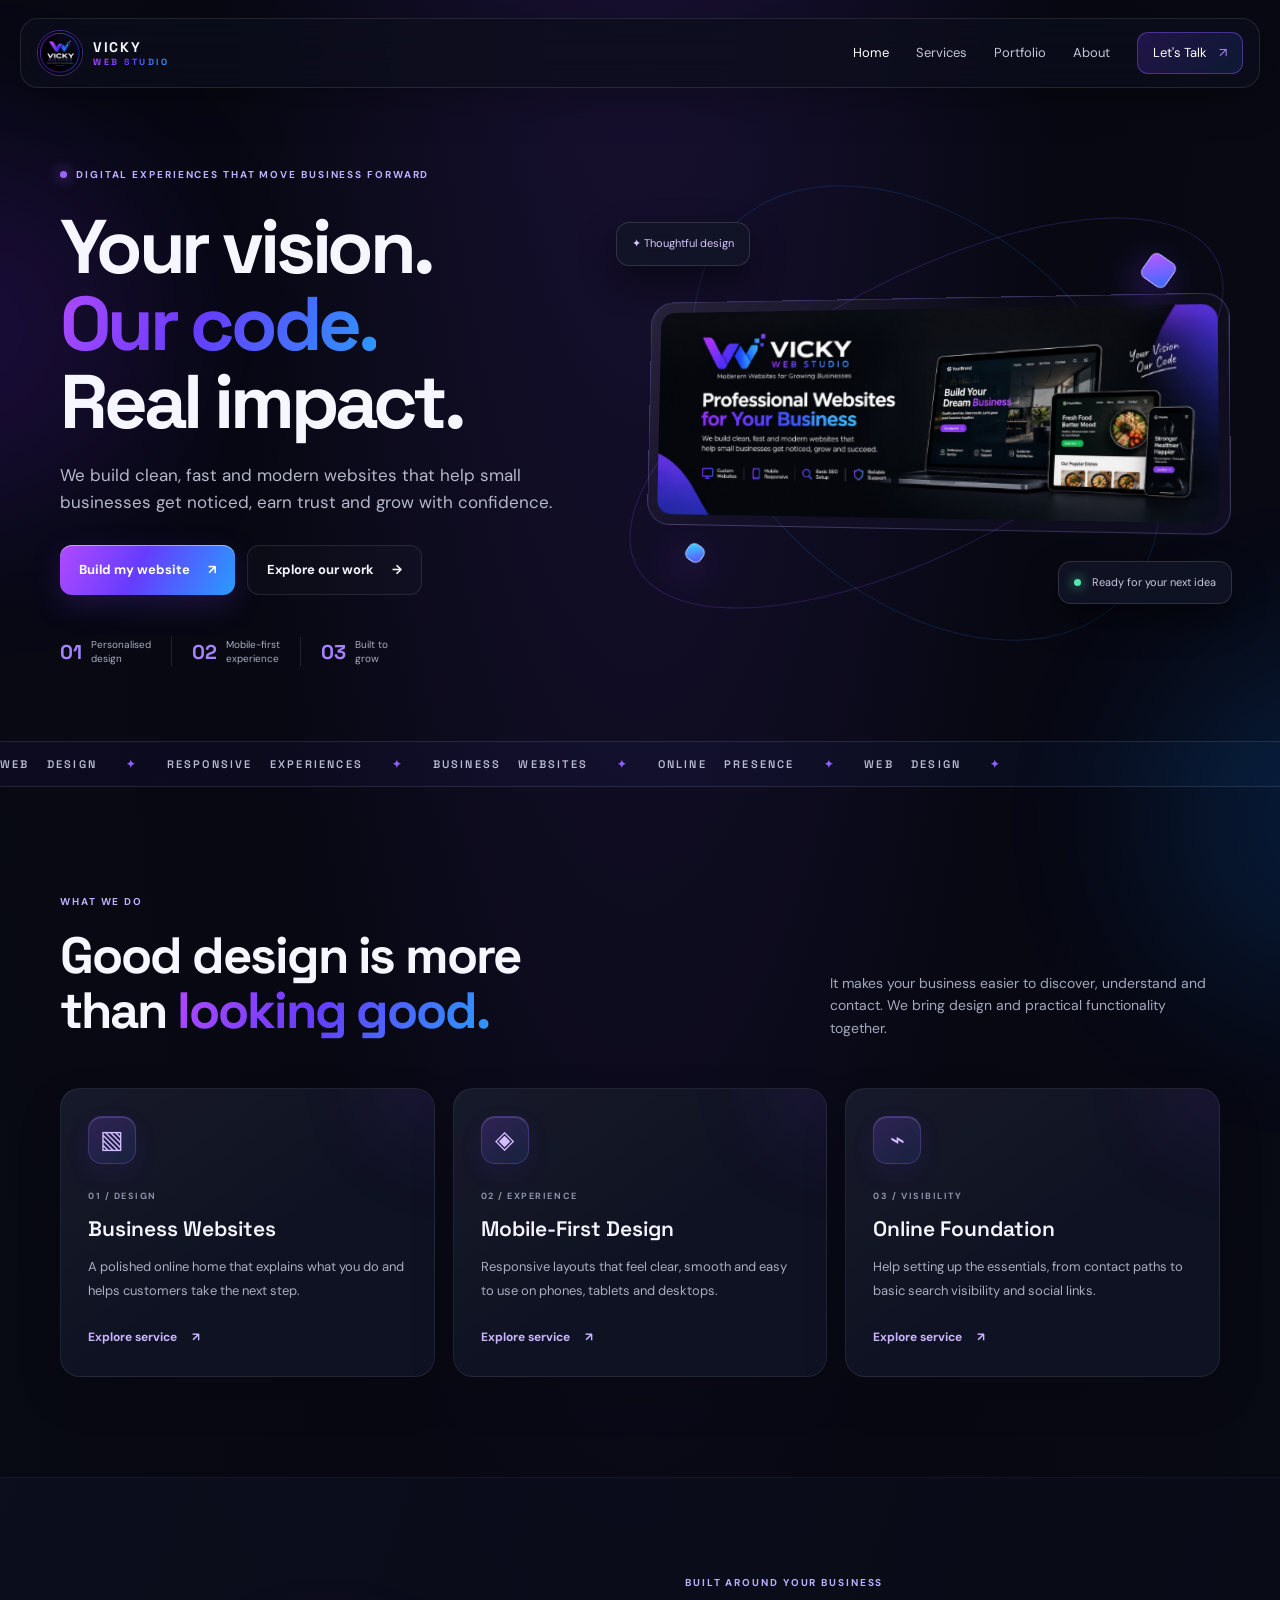
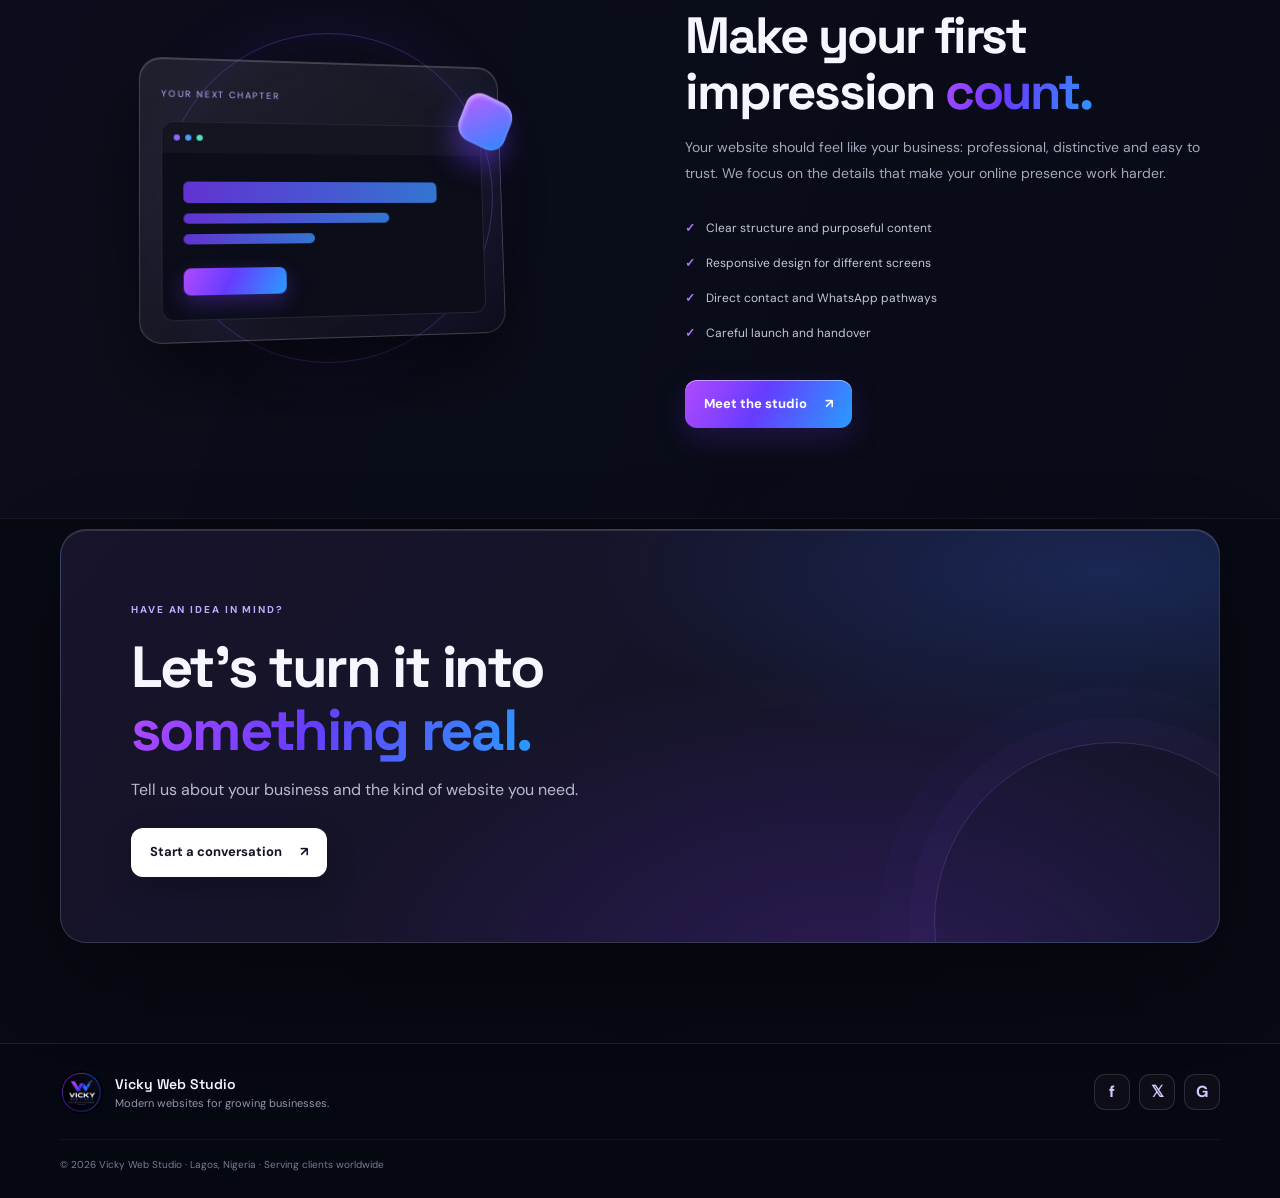
<file: index.html>
<!doctype html>
<html lang="en">
<head>
<meta charset="utf-8"><meta name="viewport" content="width=device-width, initial-scale=1">
<meta name="description" content="Vicky Web Studio builds modern, responsive websites for growing businesses.">
<title>Vicky Web Studio | Modern Websites for Growing Businesses</title>
<link rel="stylesheet" href="style.css">
</head>
<body>
<div class="ambient ambient-one"></div><div class="ambient ambient-two"></div>
<header class="site-header">
  <a class="brand" href="index.html"><img src="vicky-logo.png" alt="Vicky Web Studio logo"><span class="brand-text">VICKY <b>WEB STUDIO</b></span></a>
  <button class="menu-toggle" aria-label="Open navigation" aria-expanded="false">☰</button>
  <nav class="nav"><a class="active" href="index.html">Home</a><a href="services.html">Services</a><a href="portfolio.html">Portfolio</a><a href="about.html">About</a><a class="nav-cta" href="contact.html">Let's Talk <span>↗</span></a></nav>
</header>
<main>
<section class="hero wrap">
 <div class="hero-copy reveal"><div class="eyebrow"><span class="pulse"></span> DIGITAL EXPERIENCES THAT MOVE BUSINESS FORWARD</div>
  <h1>Your vision.<br><span class="gradient-text">Our code.</span><br>Real impact.</h1>
  <p class="lead">We build clean, fast and modern websites that help small businesses get noticed, earn trust and grow with confidence.</p>
  <div class="hero-actions"><a class="button button-primary" href="contact.html">Build my website <span>↗</span></a><a class="button button-ghost" href="portfolio.html">Explore our work <span>→</span></a></div>
  <div class="trust-row"><div><strong>01</strong><span>Personalised<br>design</span></div><i></i><div><strong>02</strong><span>Mobile-first<br>experience</span></div><i></i><div><strong>03</strong><span>Built to<br>grow</span></div></div>
 </div>
 <div class="hero-visual reveal"><div class="visual-orbit orbit-a"></div><div class="visual-orbit orbit-b"></div><div class="float-chip chip-top">✦ Thoughtful design</div><div class="glass-stage"><img class="banner-art" src="vicky-banner.png" alt="Vicky Web Studio website design showcase"><div class="stage-shine"></div></div><div class="float-chip chip-bottom"><span class="status-dot"></span> Ready for your next idea</div><div class="mini-cube cube-one"></div><div class="mini-cube cube-two"></div></div>
</section>
<section class="marquee-band"><div>WEB DESIGN <b>✦</b> RESPONSIVE EXPERIENCES <b>✦</b> BUSINESS WEBSITES <b>✦</b> ONLINE PRESENCE <b>✦</b> WEB DESIGN <b>✦</b></div></section>
<section class="section wrap"><div class="section-heading reveal"><div><span class="eyebrow">WHAT WE DO</span><h2>Good design is more<br>than <span class="gradient-text">looking good.</span></h2></div><p>It makes your business easier to discover, understand and contact. We bring design and practical functionality together.</p></div>
<div class="card-grid">
 <article class="service-card tilt-card reveal"><div class="card-icon">▧</div><span class="card-number">01 / DESIGN</span><h3>Business Websites</h3><p>A polished online home that explains what you do and helps customers take the next step.</p><a href="services.html">Explore service <span>↗</span></a><div class="card-glow"></div></article>
 <article class="service-card tilt-card reveal"><div class="card-icon">◈</div><span class="card-number">02 / EXPERIENCE</span><h3>Mobile-First Design</h3><p>Responsive layouts that feel clear, smooth and easy to use on phones, tablets and desktops.</p><a href="services.html">Explore service <span>↗</span></a><div class="card-glow"></div></article>
 <article class="service-card tilt-card reveal"><div class="card-icon">⌁</div><span class="card-number">03 / VISIBILITY</span><h3>Online Foundation</h3><p>Help setting up the essentials, from contact paths to basic search visibility and social links.</p><a href="services.html">Explore service <span>↗</span></a><div class="card-glow"></div></article>
</div></section>
<section class="feature-section"><div class="wrap feature-layout"><div class="feature-art reveal"><div class="feature-ring"></div><div class="feature-panel"><span class="tiny-label">YOUR NEXT CHAPTER</span><div class="fake-window"><div class="window-bar"><i></i><i></i><i></i></div><div class="window-content"><div class="skeleton wide"></div><div class="skeleton"></div><div class="skeleton short"></div><div class="skeleton-button"></div></div></div><div class="floating-orb"></div></div></div><div class="feature-copy reveal"><span class="eyebrow">BUILT AROUND YOUR BUSINESS</span><h2>Make your first<br>impression <span class="gradient-text">count.</span></h2><p>Your website should feel like your business: professional, distinctive and easy to trust. We focus on the details that make your online presence work harder.</p><ul class="check-list"><li>Clear structure and purposeful content</li><li>Responsive design for different screens</li><li>Direct contact and WhatsApp pathways</li><li>Careful launch and handover</li></ul><a class="button button-primary" href="about.html">Meet the studio <span>↗</span></a></div></div></section>
<section class="cta-wrap wrap"><div class="cta-panel reveal"><div class="cta-shape"></div><span class="eyebrow">HAVE AN IDEA IN MIND?</span><h2>Let's turn it into<br><span class="gradient-text">something real.</span></h2><p>Tell us about your business and the kind of website you need.</p><a class="button button-light" href="contact.html">Start a conversation <span>↗</span></a></div></section>
</main>
<footer class="footer"><div class="wrap footer-inner"><a class="footer-brand" href="index.html"><img src="vicky-logo.png" alt="Vicky Web Studio logo"><span>Vicky Web Studio<small>Modern websites for growing businesses.</small></span></a><div class="socials"><a href="https://www.facebook.com/share/1C1jepuFsF/" target="_blank" rel="noopener" aria-label="Facebook">f</a><a href="https://x.com/Vickywebstudio" target="_blank" rel="noopener" aria-label="X">𝕏</a><a href="https://share.google/CrkVje8Al2W1eHf04" target="_blank" rel="noopener" aria-label="Google Business Profile">G</a></div><p class="copyright">© <span id="year"></span> Vicky Web Studio · Lagos, Nigeria · Serving clients worldwide</p></div></footer>
<script src="script.js"></script></body></html>
</file>
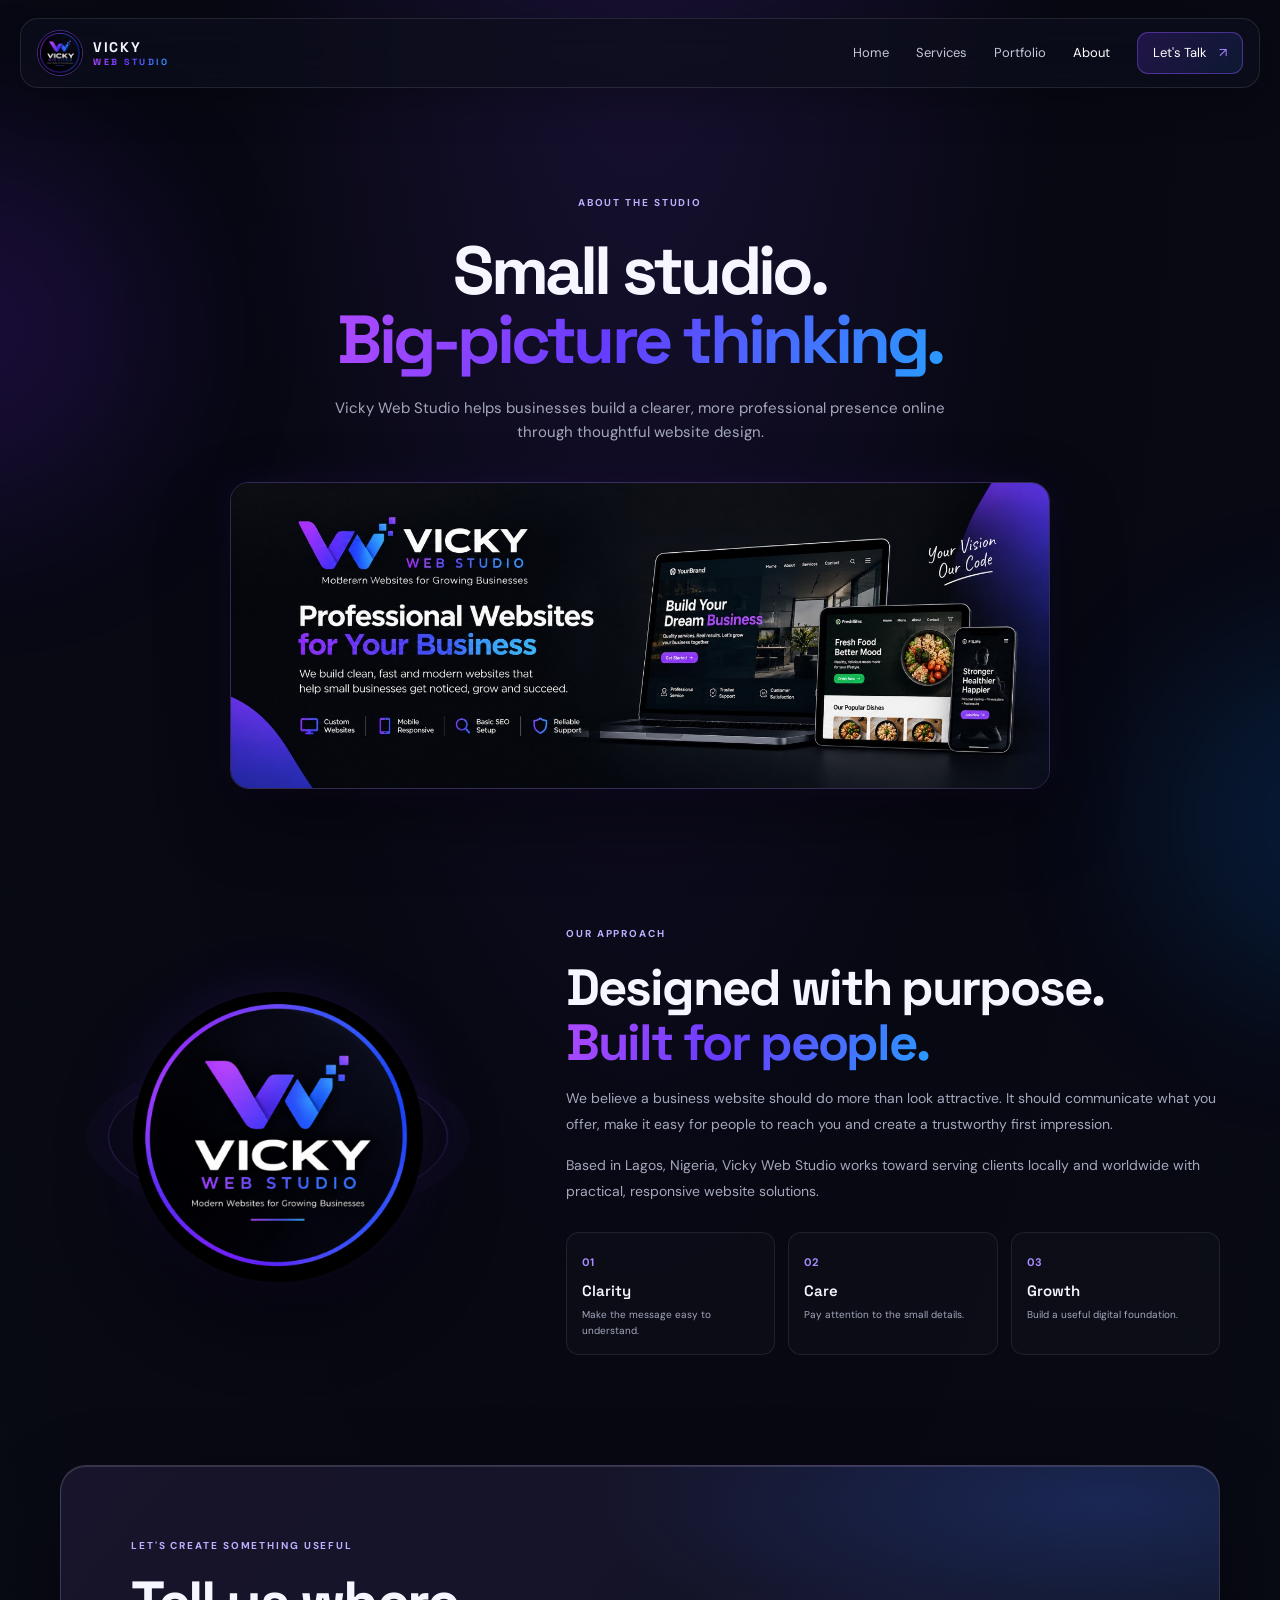
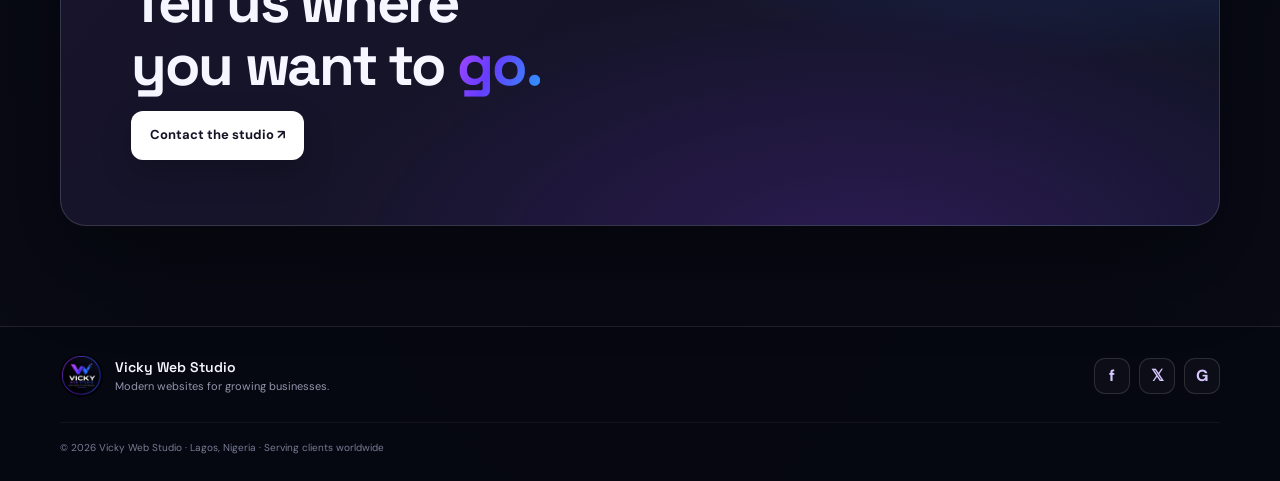
<file: about.html>
<!doctype html><html lang="en"><head><meta charset="utf-8"><meta name="viewport" content="width=device-width,initial-scale=1"><title>About | Vicky Web Studio</title><link rel="stylesheet" href="style.css"></head><body><div class="ambient ambient-one"></div><div class="ambient ambient-two"></div>
<header class="site-header"><a class="brand" href="index.html"><img src="vicky-logo.png" alt="Vicky Web Studio logo"><span class="brand-text">VICKY <b>WEB STUDIO</b></span></a><button class="menu-toggle" aria-label="Open navigation" aria-expanded="false">☰</button><nav class="nav"><a href="index.html">Home</a><a href="services.html">Services</a><a href="portfolio.html">Portfolio</a><a class="active" href="about.html">About</a><a class="nav-cta" href="contact.html">Let's Talk <span>↗</span></a></nav></header>
<main><section class="page-hero wrap"><span class="eyebrow">ABOUT THE STUDIO</span><h1>Small studio.<br><span class="gradient-text">Big-picture thinking.</span></h1><p>Vicky Web Studio helps businesses build a clearer, more professional presence online through thoughtful website design.</p><img class="page-banner" src="vicky-banner.png" alt="Vicky Web Studio brand banner"></section>
<section class="section wrap about-layout"><div class="about-emblem reveal"><img src="vicky-logo.png" alt="Vicky Web Studio logo"><div class="emblem-orbit"></div></div><div class="about-copy reveal"><span class="eyebrow">OUR APPROACH</span><h2>Designed with purpose.<br><span class="gradient-text">Built for people.</span></h2><p>We believe a business website should do more than look attractive. It should communicate what you offer, make it easy for people to reach you and create a trustworthy first impression.</p><p>Based in Lagos, Nigeria, Vicky Web Studio works toward serving clients locally and worldwide with practical, responsive website solutions.</p><div class="principle-grid"><div><strong>01</strong><h3>Clarity</h3><p>Make the message easy to understand.</p></div><div><strong>02</strong><h3>Care</h3><p>Pay attention to the small details.</p></div><div><strong>03</strong><h3>Growth</h3><p>Build a useful digital foundation.</p></div></div></div></section>
<section class="cta-wrap wrap"><div class="cta-panel reveal"><span class="eyebrow">LET'S CREATE SOMETHING USEFUL</span><h2>Tell us where<br>you want to <span class="gradient-text">go.</span></h2><a class="button button-light" href="contact.html">Contact the studio ↗</a></div></section></main>
<footer class="footer"><div class="wrap footer-inner"><a class="footer-brand" href="index.html"><img src="vicky-logo.png" alt="Vicky Web Studio logo"><span>Vicky Web Studio<small>Modern websites for growing businesses.</small></span></a><div class="socials"><a href="https://www.facebook.com/share/1C1jepuFsF/" target="_blank" rel="noopener" aria-label="Facebook">f</a><a href="https://x.com/Vickywebstudio" target="_blank" rel="noopener" aria-label="X">𝕏</a><a href="https://share.google/CrkVje8Al2W1eHf04" target="_blank" rel="noopener" aria-label="Google Business Profile">G</a></div><p class="copyright">© <span id="year"></span> Vicky Web Studio · Lagos, Nigeria · Serving clients worldwide</p></div></footer><script src="script.js"></script></body></html>
</file>
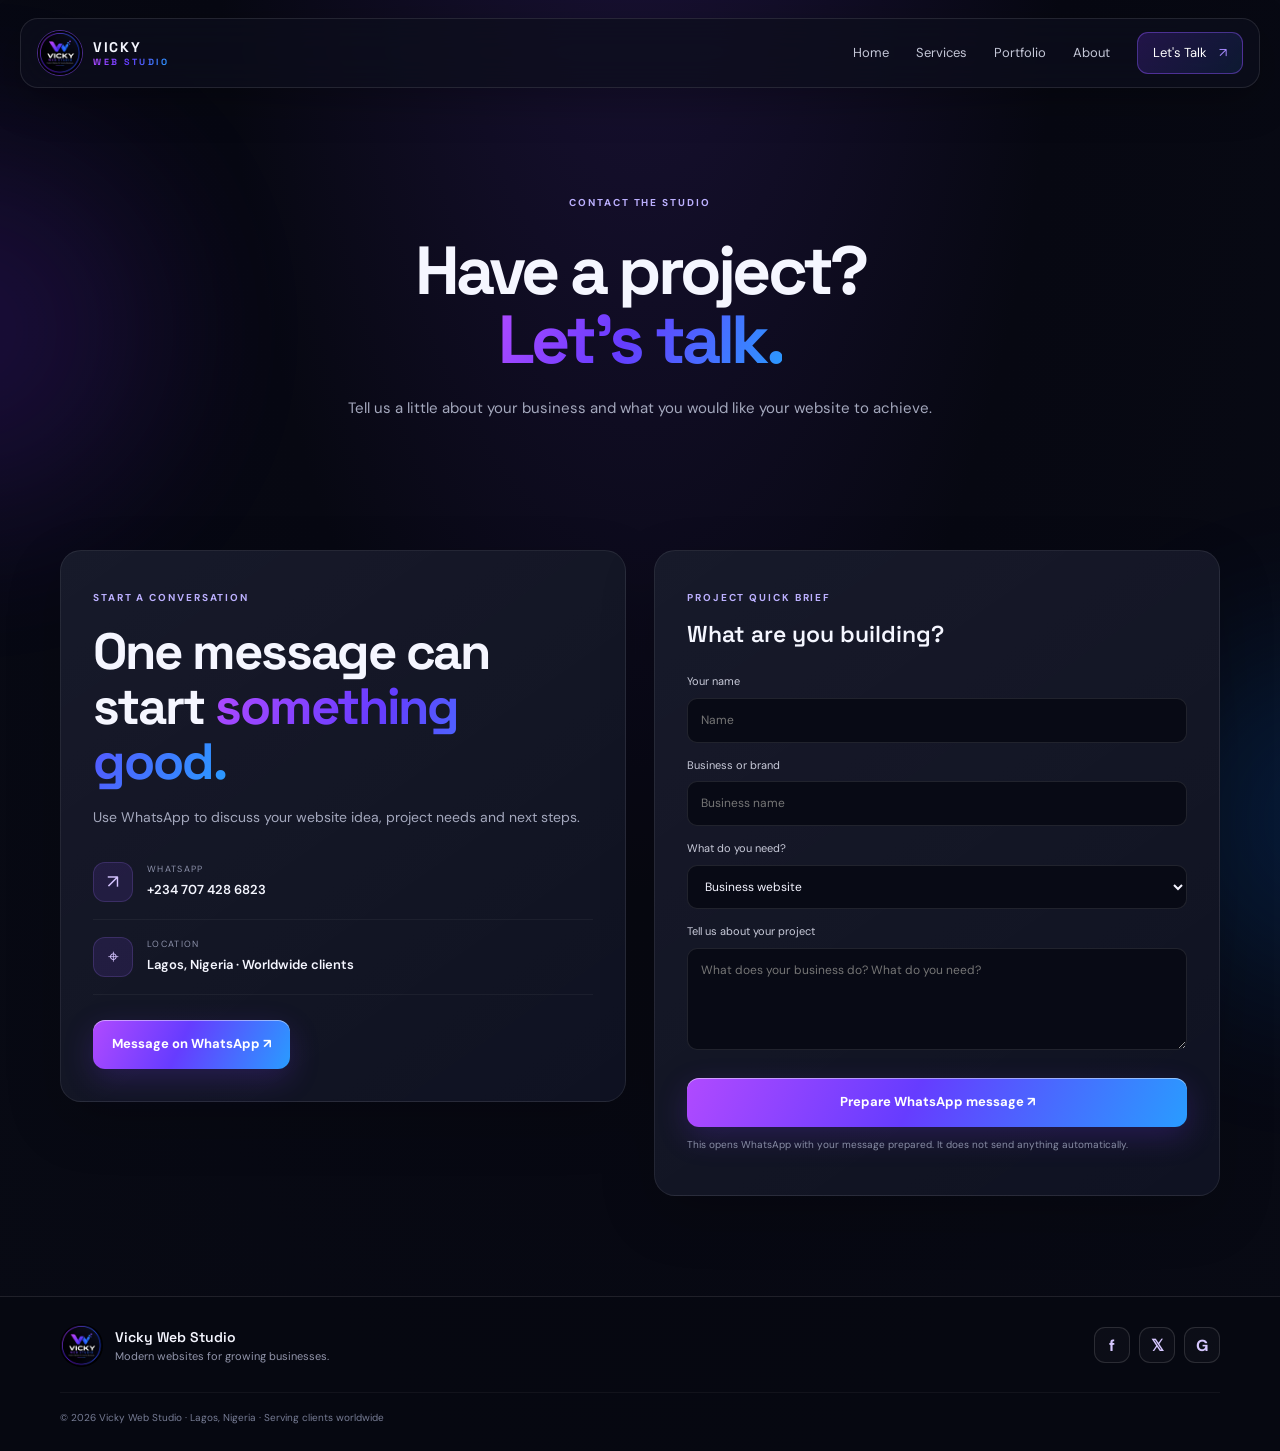
<file: contact.html>
<!doctype html><html lang="en"><head><meta charset="utf-8"><meta name="viewport" content="width=device-width,initial-scale=1"><title>Contact | Vicky Web Studio</title><link rel="stylesheet" href="style.css"></head><body><div class="ambient ambient-one"></div><div class="ambient ambient-two"></div>
<header class="site-header"><a class="brand" href="index.html"><img src="vicky-logo.png" alt="Vicky Web Studio logo"><span class="brand-text">VICKY <b>WEB STUDIO</b></span></a><button class="menu-toggle" aria-label="Open navigation" aria-expanded="false">☰</button><nav class="nav"><a href="index.html">Home</a><a href="services.html">Services</a><a href="portfolio.html">Portfolio</a><a href="about.html">About</a><a class="nav-cta active" href="contact.html">Let's Talk <span>↗</span></a></nav></header>
<main><section class="page-hero wrap"><span class="eyebrow">CONTACT THE STUDIO</span><h1>Have a project?<br><span class="gradient-text">Let's talk.</span></h1><p>Tell us a little about your business and what you would like your website to achieve.</p></section>
<section class="section wrap contact-layout"><div class="contact-panel reveal"><span class="eyebrow">START A CONVERSATION</span><h2>One message can<br>start <span class="gradient-text">something good.</span></h2><p>Use WhatsApp to discuss your website idea, project needs and next steps.</p><div class="contact-detail"><span class="detail-icon">↗</span><div><small>WHATSAPP</small><strong>+234 707 428 6823</strong></div></div><div class="contact-detail"><span class="detail-icon">⌖</span><div><small>LOCATION</small><strong>Lagos, Nigeria · Worldwide clients</strong></div></div><a class="button button-primary" href="https://wa.me/2347074286823?text=Hello%20Vicky%20Web%20Studio%2C%20I%27d%20like%20to%20discuss%20a%20website%20project." target="_blank" rel="noopener">Message on WhatsApp ↗</a></div>
<form class="contact-form reveal" id="project-form"><span class="eyebrow">PROJECT QUICK BRIEF</span><h3>What are you building?</h3><label for="name">Your name</label><input id="name" name="name" required placeholder="Name"><label for="business">Business or brand</label><input id="business" name="business" placeholder="Business name"><label for="service">What do you need?</label><select id="service" name="service"><option>Business website</option><option>Website + online setup</option><option>Landing page</option><option>Website refresh</option><option>Not sure yet</option></select><label for="details">Tell us about your project</label><textarea id="details" name="details" rows="4" placeholder="What does your business do? What do you need?"></textarea><button class="button button-primary form-submit" type="submit">Prepare WhatsApp message ↗</button><p class="form-note">This opens WhatsApp with your message prepared. It does not send anything automatically.</p></form></section></main>
<footer class="footer"><div class="wrap footer-inner"><a class="footer-brand" href="index.html"><img src="vicky-logo.png" alt="Vicky Web Studio logo"><span>Vicky Web Studio<small>Modern websites for growing businesses.</small></span></a><div class="socials"><a href="https://www.facebook.com/share/1C1jepuFsF/" target="_blank" rel="noopener" aria-label="Facebook">f</a><a href="https://x.com/Vickywebstudio" target="_blank" rel="noopener" aria-label="X">𝕏</a><a href="https://share.google/CrkVje8Al2W1eHf04" target="_blank" rel="noopener" aria-label="Google Business Profile">G</a></div><p class="copyright">© <span id="year"></span> Vicky Web Studio · Lagos, Nigeria · Serving clients worldwide</p></div></footer><script src="script.js"></script></body></html>
</file>
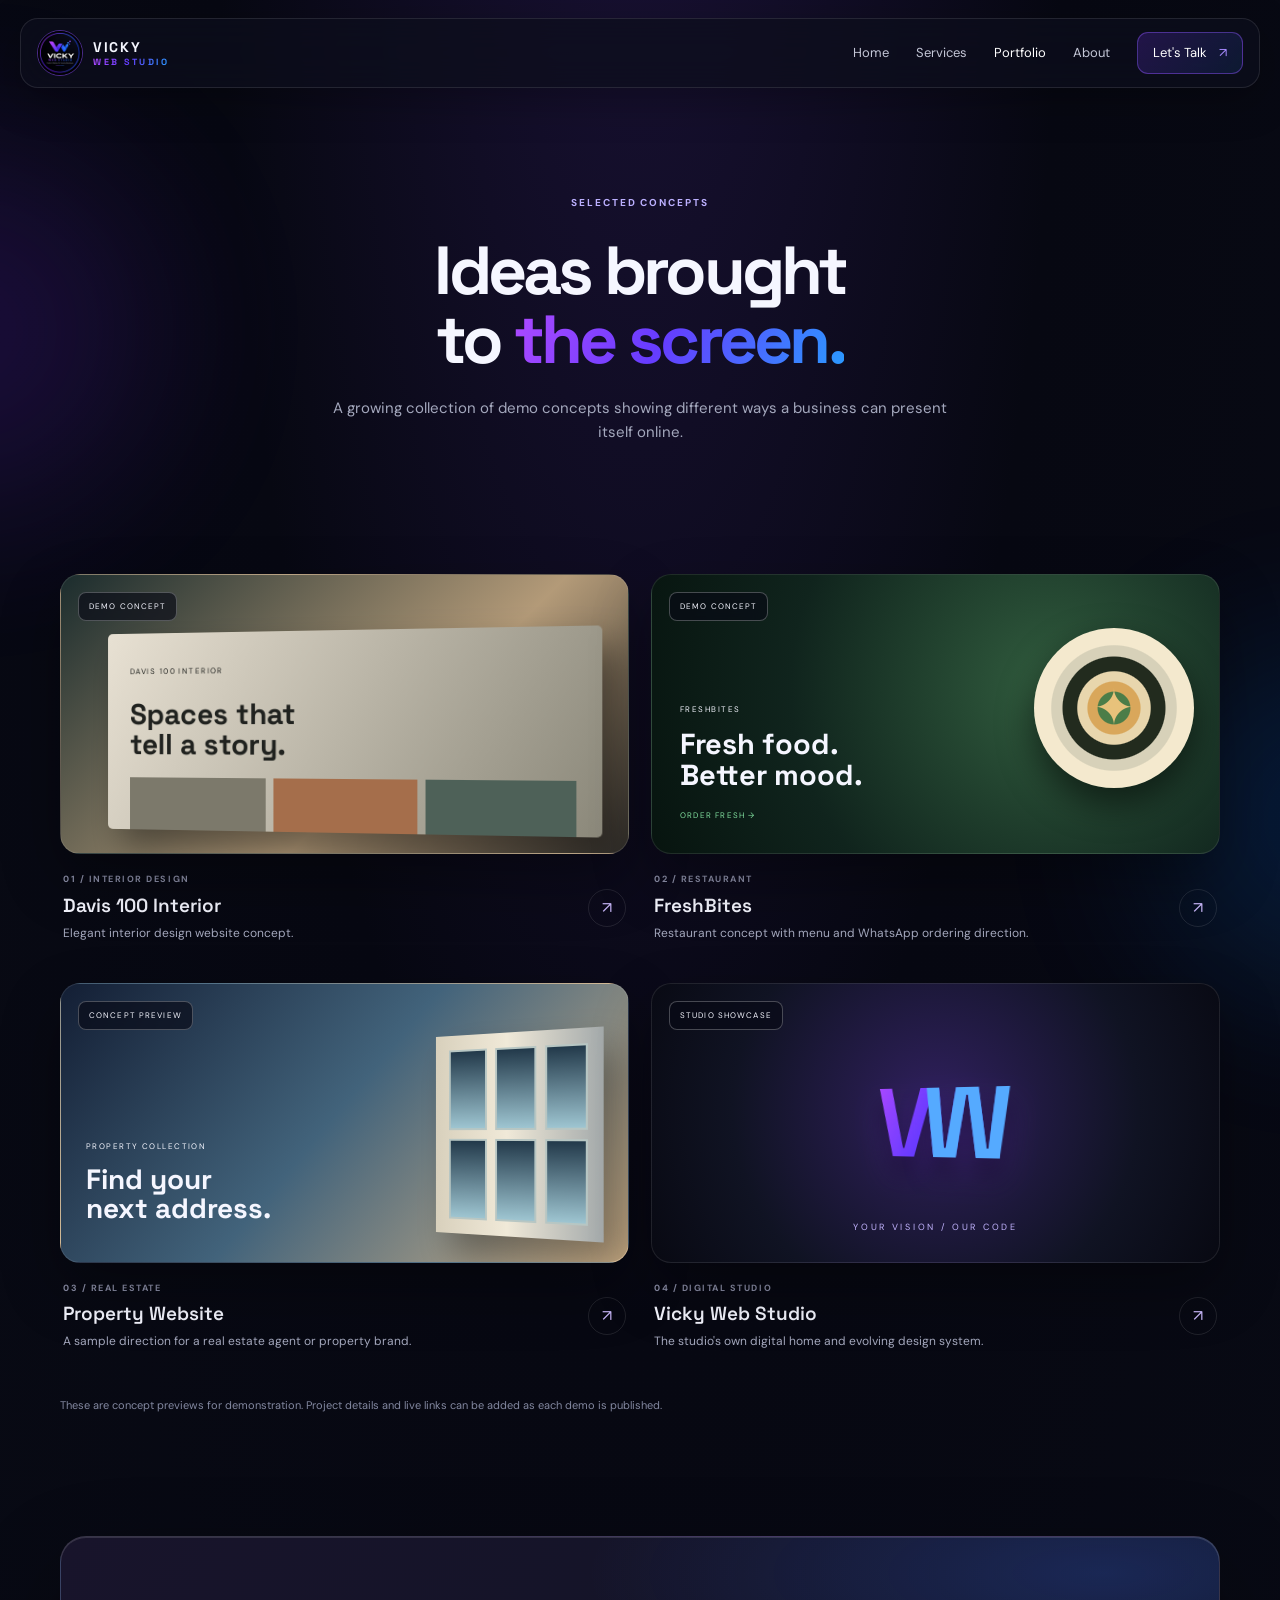
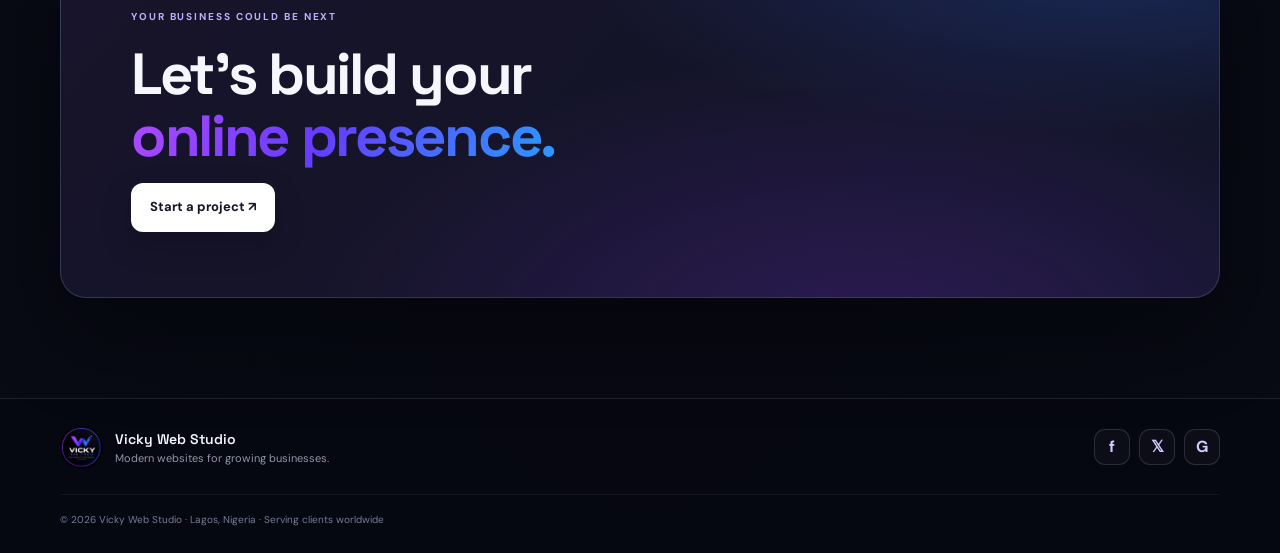
<file: portfolio.html>
<!doctype html><html lang="en"><head><meta charset="utf-8"><meta name="viewport" content="width=device-width,initial-scale=1"><title>Portfolio | Vicky Web Studio</title><link rel="stylesheet" href="style.css"></head><body><div class="ambient ambient-one"></div><div class="ambient ambient-two"></div>
<header class="site-header"><a class="brand" href="index.html"><img src="vicky-logo.png" alt="Vicky Web Studio logo"><span class="brand-text">VICKY <b>WEB STUDIO</b></span></a><button class="menu-toggle" aria-label="Open navigation" aria-expanded="false">☰</button><nav class="nav"><a href="index.html">Home</a><a href="services.html">Services</a><a class="active" href="portfolio.html">Portfolio</a><a href="about.html">About</a><a class="nav-cta" href="contact.html">Let's Talk <span>↗</span></a></nav></header>
<main><section class="page-hero wrap"><span class="eyebrow">SELECTED CONCEPTS</span><h1>Ideas brought<br>to <span class="gradient-text">the screen.</span></h1><p>A growing collection of demo concepts showing different ways a business can present itself online.</p></section>
<section class="section wrap"><div class="portfolio-grid"><article class="project-card reveal"><div class="project-visual project-interior"><span class="project-badge">DEMO CONCEPT</span><div class="project-window"><small>DAVIS 100 INTERIOR</small><h3>Spaces that<br>tell a story.</h3><div class="interior-blocks"><i></i><i></i><i></i></div></div></div><div class="project-info"><div><span class="card-number">01 / INTERIOR DESIGN</span><h3>Davis 100 Interior</h3><p>Elegant interior design website concept.</p></div><span class="project-arrow">↗</span></div></article>
<article class="project-card reveal"><div class="project-visual project-food"><span class="project-badge">DEMO CONCEPT</span><div class="food-dish">✦</div><div class="food-copy"><small>FRESHBITES</small><h3>Fresh food.<br>Better mood.</h3><span>ORDER FRESH →</span></div></div><div class="project-info"><div><span class="card-number">02 / RESTAURANT</span><h3>FreshBites</h3><p>Restaurant concept with menu and WhatsApp ordering direction.</p></div><span class="project-arrow">↗</span></div></article>
<article class="project-card reveal"><div class="project-visual project-realestate"><span class="project-badge">CONCEPT PREVIEW</span><div class="estate-building"><i></i><i></i><i></i><i></i><i></i><i></i></div><div class="estate-copy"><small>PROPERTY COLLECTION</small><h3>Find your<br>next address.</h3></div></div><div class="project-info"><div><span class="card-number">03 / REAL ESTATE</span><h3>Property Website</h3><p>A sample direction for a real estate agent or property brand.</p></div><span class="project-arrow">↗</span></div></article>
<article class="project-card reveal"><div class="project-visual project-studio"><span class="project-badge">STUDIO SHOWCASE</span><div class="studio-3d">V<span>W</span></div><div class="studio-caption">YOUR VISION / OUR CODE</div></div><div class="project-info"><div><span class="card-number">04 / DIGITAL STUDIO</span><h3>Vicky Web Studio</h3><p>The studio's own digital home and evolving design system.</p></div><span class="project-arrow">↗</span></div></article></div><p class="portfolio-note">These are concept previews for demonstration. Project details and live links can be added as each demo is published.</p></section>
<section class="cta-wrap wrap"><div class="cta-panel reveal"><span class="eyebrow">YOUR BUSINESS COULD BE NEXT</span><h2>Let's build your<br><span class="gradient-text">online presence.</span></h2><a class="button button-light" href="contact.html">Start a project ↗</a></div></section></main>
<footer class="footer"><div class="wrap footer-inner"><a class="footer-brand" href="index.html"><img src="vicky-logo.png" alt="Vicky Web Studio logo"><span>Vicky Web Studio<small>Modern websites for growing businesses.</small></span></a><div class="socials"><a href="https://www.facebook.com/share/1C1jepuFsF/" target="_blank" rel="noopener" aria-label="Facebook">f</a><a href="https://x.com/Vickywebstudio" target="_blank" rel="noopener" aria-label="X">𝕏</a><a href="https://share.google/CrkVje8Al2W1eHf04" target="_blank" rel="noopener" aria-label="Google Business Profile">G</a></div><p class="copyright">© <span id="year"></span> Vicky Web Studio · Lagos, Nigeria · Serving clients worldwide</p></div></footer><script src="script.js"></script></body></html>
</file>
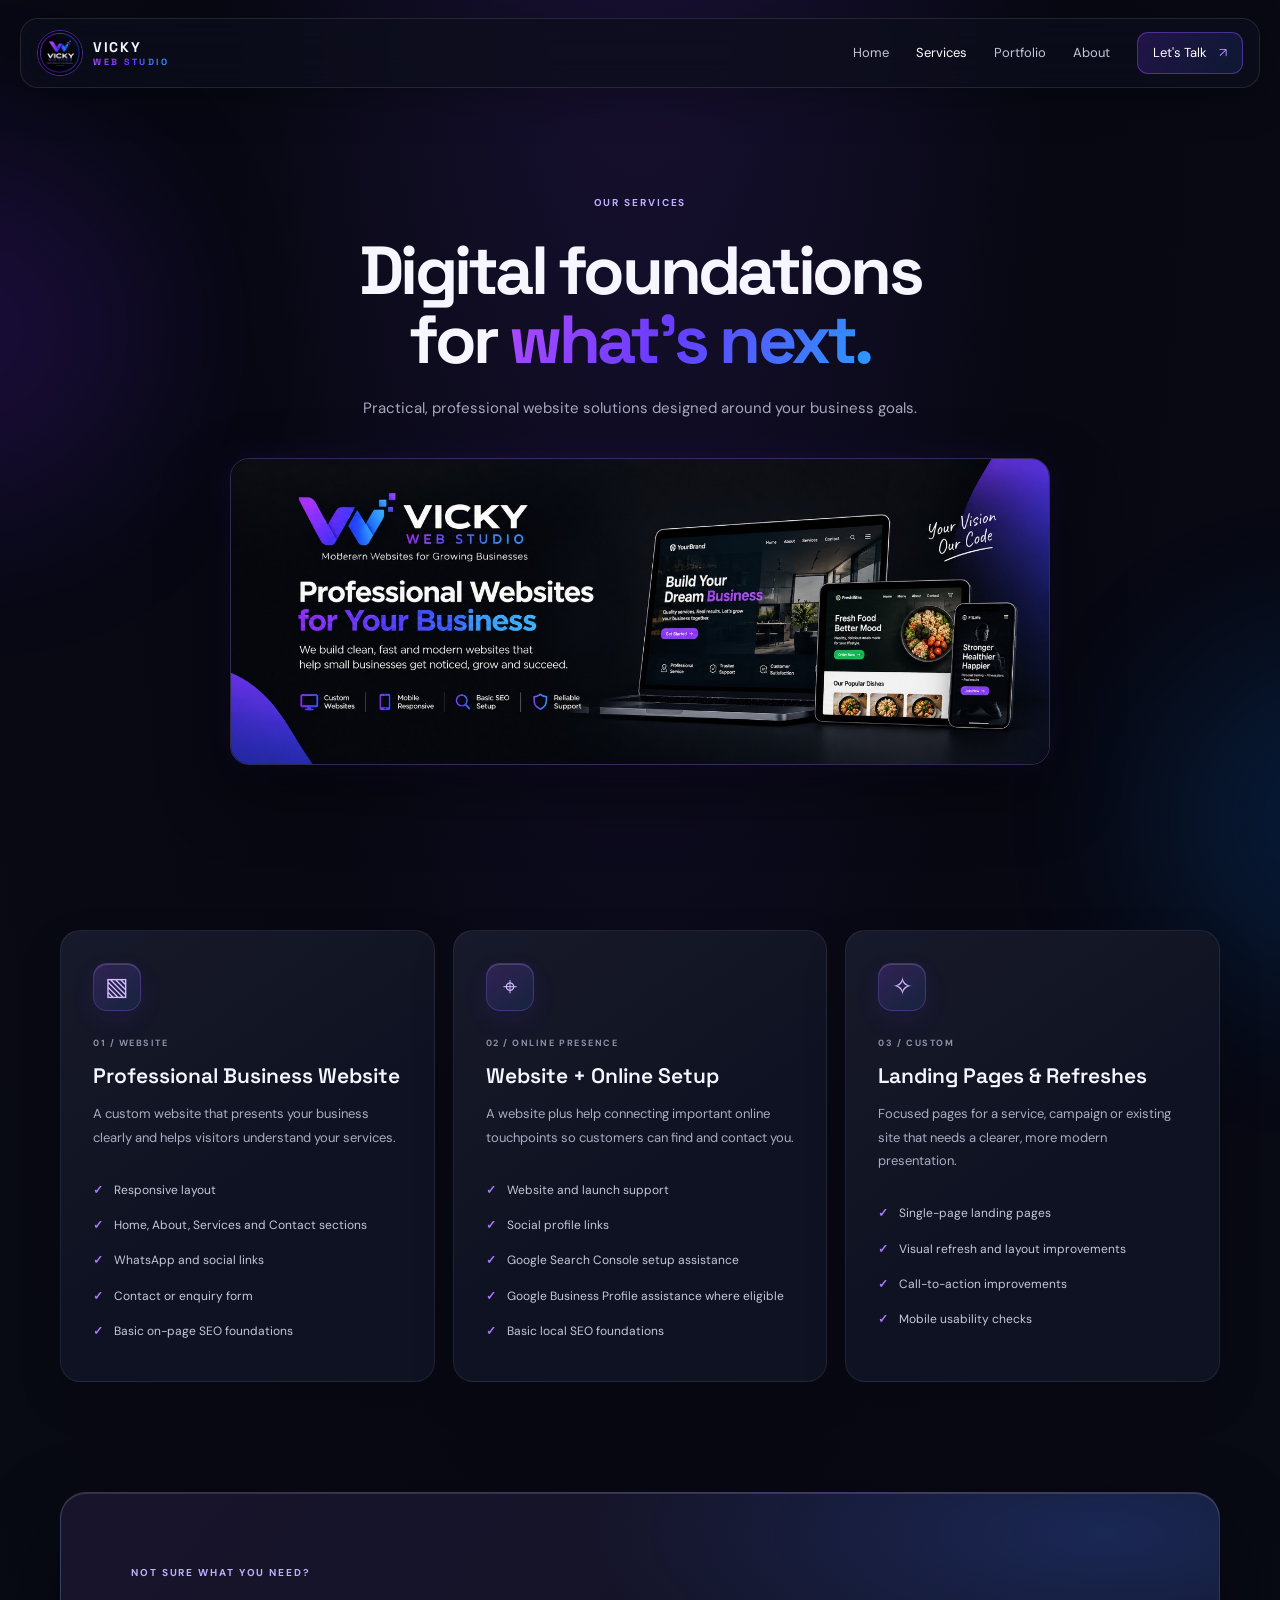
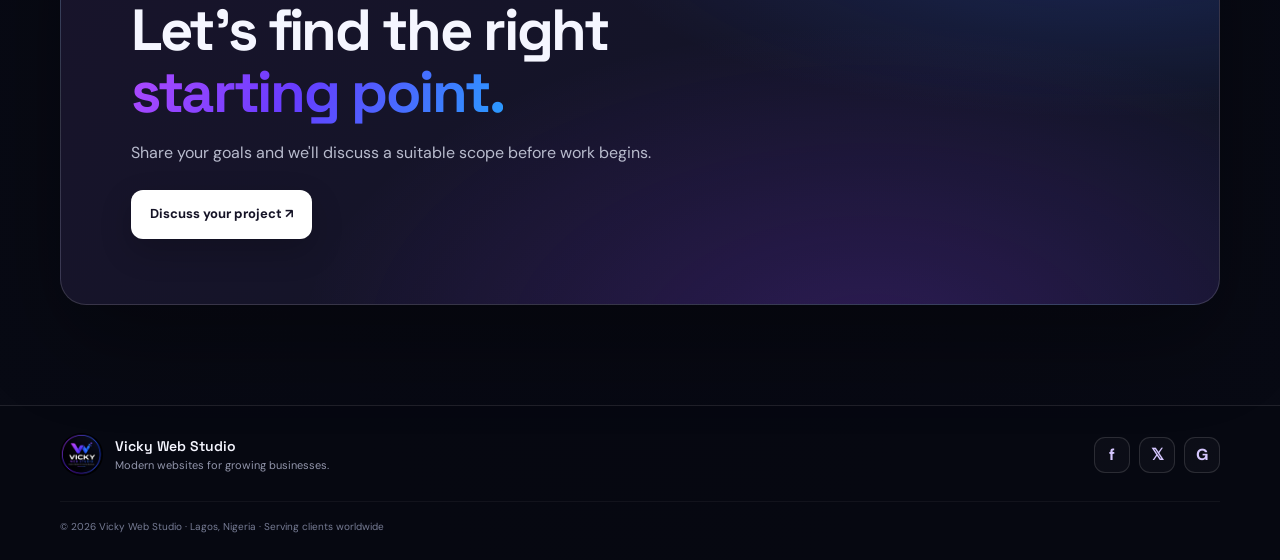
<file: services.html>
<!doctype html><html lang="en"><head><meta charset="utf-8"><meta name="viewport" content="width=device-width,initial-scale=1"><title>Services | Vicky Web Studio</title><link rel="stylesheet" href="style.css"></head><body><div class="ambient ambient-one"></div><div class="ambient ambient-two"></div>
<header class="site-header"><a class="brand" href="index.html"><img src="vicky-logo.png" alt="Vicky Web Studio logo"><span class="brand-text">VICKY <b>WEB STUDIO</b></span></a><button class="menu-toggle" aria-label="Open navigation" aria-expanded="false">☰</button><nav class="nav"><a href="index.html">Home</a><a class="active" href="services.html">Services</a><a href="portfolio.html">Portfolio</a><a href="about.html">About</a><a class="nav-cta" href="contact.html">Let's Talk <span>↗</span></a></nav></header>
<main><section class="page-hero wrap"><span class="eyebrow">OUR SERVICES</span><h1>Digital foundations<br>for <span class="gradient-text">what's next.</span></h1><p>Practical, professional website solutions designed around your business goals.</p><img class="page-banner" src="vicky-banner.png" alt="Vicky Web Studio design banner"></section>
<section class="section wrap"><div class="card-grid services-grid"><article class="service-card tilt-card reveal"><div class="card-icon">▧</div><span class="card-number">01 / WEBSITE</span><h3>Professional Business Website</h3><p>A custom website that presents your business clearly and helps visitors understand your services.</p><ul class="check-list"><li>Responsive layout</li><li>Home, About, Services and Contact sections</li><li>WhatsApp and social links</li><li>Contact or enquiry form</li><li>Basic on-page SEO foundations</li></ul></article><article class="service-card tilt-card reveal"><div class="card-icon">⌖</div><span class="card-number">02 / ONLINE PRESENCE</span><h3>Website + Online Setup</h3><p>A website plus help connecting important online touchpoints so customers can find and contact you.</p><ul class="check-list"><li>Website and launch support</li><li>Social profile links</li><li>Google Search Console setup assistance</li><li>Google Business Profile assistance where eligible</li><li>Basic local SEO foundations</li></ul></article><article class="service-card tilt-card reveal"><div class="card-icon">✧</div><span class="card-number">03 / CUSTOM</span><h3>Landing Pages & Refreshes</h3><p>Focused pages for a service, campaign or existing site that needs a clearer, more modern presentation.</p><ul class="check-list"><li>Single-page landing pages</li><li>Visual refresh and layout improvements</li><li>Call-to-action improvements</li><li>Mobile usability checks</li></ul></article></div></section>
<section class="cta-wrap wrap"><div class="cta-panel reveal"><span class="eyebrow">NOT SURE WHAT YOU NEED?</span><h2>Let's find the right<br><span class="gradient-text">starting point.</span></h2><p>Share your goals and we'll discuss a suitable scope before work begins.</p><a class="button button-light" href="contact.html">Discuss your project ↗</a></div></section></main>
<footer class="footer"><div class="wrap footer-inner"><a class="footer-brand" href="index.html"><img src="vicky-logo.png" alt="Vicky Web Studio logo"><span>Vicky Web Studio<small>Modern websites for growing businesses.</small></span></a><div class="socials"><a href="https://www.facebook.com/share/1C1jepuFsF/" target="_blank" rel="noopener" aria-label="Facebook">f</a><a href="https://x.com/Vickywebstudio" target="_blank" rel="noopener" aria-label="X">𝕏</a><a href="https://share.google/CrkVje8Al2W1eHf04" target="_blank" rel="noopener" aria-label="Google Business Profile">G</a></div><p class="copyright">© <span id="year"></span> Vicky Web Studio · Lagos, Nigeria · Serving clients worldwide</p></div></footer><script src="script.js"></script></body></html>
</file>
<file: style.css>
@import url('https://fonts.googleapis.com/css2?family=DM+Sans:wght@400;500;600;700&family=Space+Grotesk:wght@400;500;600;700&display=swap');
:root{--bg:#070812;--panel:#101321;--panel2:#14182a;--text:#f5f6ff;--muted:#a4a8bd;--purple:#963dff;--blue:#3188ff;--cyan:#45d6ff;--line:rgba(255,255,255,.1);--gradient:linear-gradient(115deg,#b04aff 0%,#663cff 45%,#299cff 100%);--shadow:0 25px 70px rgba(0,0,0,.45)}
*{box-sizing:border-box}html{scroll-behavior:smooth}body{margin:0;background:radial-gradient(ellipse at 50% -20%,#1b1238 0%,var(--bg) 48%,#080a14 100%);color:var(--text);font-family:'DM Sans',sans-serif;line-height:1.6;overflow-x:hidden}a{color:inherit;text-decoration:none}img{max-width:100%;display:block}button,input,textarea,select{font:inherit}.wrap{width:min(1160px,calc(100% - 44px));margin-inline:auto}.ambient{position:fixed;z-index:-1;pointer-events:none;border-radius:50%;filter:blur(90px);opacity:.16}.ambient-one{width:360px;height:360px;background:#7a28ff;top:150px;left:-210px}.ambient-two{width:340px;height:340px;background:#087dff;right:-220px;top:650px}.site-header{width:min(1240px,calc(100% - 36px));margin:18px auto 0;padding:11px 16px;display:flex;align-items:center;justify-content:space-between;gap:22px;border:1px solid var(--line);border-radius:18px;background:rgba(13,15,29,.72);backdrop-filter:blur(20px);position:sticky;top:12px;z-index:20;box-shadow:0 12px 40px #0004}.brand{display:flex;align-items:center;gap:10px;min-width:0}.brand img{width:46px;height:46px;object-fit:cover;border-radius:50%;border:1px solid #8d4bff80}.brand-text{font:700 14px 'Space Grotesk',sans-serif;letter-spacing:.12em;white-space:nowrap}.brand-text b{display:block;font-size:9px;letter-spacing:.28em;background:var(--gradient);background-clip:text;color:transparent}.nav{display:flex;align-items:center;gap:27px;font-size:13px;color:#c4c7d7}.nav a{transition:color .2s}.nav a:hover,.nav a.active{color:#fff}.nav-cta{padding:10px 15px;border:1px solid #8d56ff70;border-radius:11px;background:linear-gradient(130deg,#7c35ff35,#278bff1c);color:white!important}.nav-cta span{margin-left:9px;color:#a78aff}.menu-toggle{display:none;background:none;border:0;color:white;font-size:24px}
.hero{min-height:630px;display:grid;grid-template-columns:1fr 1.08fr;align-items:center;gap:30px;padding-top:72px;padding-bottom:75px}.eyebrow{display:inline-flex;align-items:center;gap:9px;font-size:10px;font-weight:700;letter-spacing:.19em;color:#bcb0ff;text-transform:uppercase}.pulse{width:7px;height:7px;border-radius:50%;background:#9c63ff;box-shadow:0 0 14px #9c63ff;animation:pulse 1.8s infinite}.hero h1,.page-hero h1{font:700 clamp(45px,6vw,76px)/1.02 'Space Grotesk',sans-serif;letter-spacing:-.055em;margin:22px 0}.gradient-text{background:var(--gradient);background-clip:text;-webkit-background-clip:text;color:transparent}.lead{font-size:17px;color:#b5b8ca;max-width:510px}.hero-actions{display:flex;flex-wrap:wrap;gap:12px;margin-top:28px}.button{display:inline-flex;justify-content:center;align-items:center;gap:18px;border-radius:12px;padding:14px 19px;font-weight:700;font-size:13px;transition:transform .25s,box-shadow .25s,border-color .25s}.button:hover{transform:translateY(-3px)}.button-primary{background:var(--gradient);color:#fff;box-shadow:0 10px 30px #763cff35,inset 0 1px #ffffff75}.button-primary:hover{box-shadow:0 14px 38px #763cff66}.button-ghost{border:1px solid var(--line);background:#ffffff05}.button-ghost:hover{border-color:#9b6bff}.button-light{background:#fff;color:#151326;box-shadow:0 12px 32px #0003}.trust-row{display:flex;align-items:center;gap:20px;margin-top:42px}.trust-row div{display:flex;align-items:center;gap:9px}.trust-row strong{font:700 20px 'Space Grotesk';color:#a783ff}.trust-row span{font-size:10px;line-height:1.4;color:#a9adc0}.trust-row i{height:29px;width:1px;background:var(--line)}
.hero-visual{position:relative;min-height:425px;display:grid;place-items:center;perspective:1000px}.glass-stage{position:relative;width:100%;transform:rotateY(-9deg) rotateX(3deg);border:1px solid #9f8bff45;border-radius:24px;padding:10px;background:linear-gradient(140deg,#ffffff16,#ffffff03 42%,#8d4dff12);box-shadow:0 40px 90px #0009,0 0 0 1px #fff05,inset 0 1px #ffffff40;overflow:hidden;animation:float 6s ease-in-out infinite}.banner-art{width:100%;border-radius:15px;object-fit:cover;aspect-ratio:1536/572}.stage-shine{position:absolute;inset:0;background:linear-gradient(115deg,transparent 30%,#ffffff12 46%,transparent 62%);transform:translateX(-120%);animation:shine 7s ease-in-out infinite}.visual-orbit{position:absolute;border:1px solid #8852ff3b;border-radius:50%;transform:rotate(-28deg);pointer-events:none}.orbit-a{width:112%;height:64%;}.orbit-b{width:92%;height:86%;border-color:#268bff2c;transform:rotate(43deg)}.float-chip{position:absolute;z-index:3;border:1px solid #ffffff22;border-radius:13px;background:#121426d9;backdrop-filter:blur(16px);padding:12px 15px;font-size:11px;box-shadow:0 15px 35px #0007}.chip-top{top:5%;left:-3%;color:#d7c8ff}.chip-bottom{bottom:5%;right:-2%;color:#c6c9dc}.status-dot{display:inline-block;width:7px;height:7px;background:#53e6ad;border-radius:50%;margin-right:8px;box-shadow:0 0 12px #53e6ad}.mini-cube{position:absolute;width:29px;height:29px;background:linear-gradient(135deg,#bd5aff,#356cff);border:1px solid #ffffff75;border-radius:7px;box-shadow:0 12px 35px #7b37ff70;transform:rotate(35deg);animation:cube 5s ease-in-out infinite}.cube-one{right:8%;top:13%}.cube-two{left:9%;bottom:15%;width:18px;height:18px;background:linear-gradient(135deg,#36d8ff,#6247ff);animation-delay:-2s}
.marquee-band{overflow:hidden;border-block:1px solid var(--line);background:linear-gradient(90deg,#7a2dff0d,#248eff0c);padding:15px 0;white-space:nowrap}.marquee-band div{font:600 11px 'Space Grotesk';letter-spacing:.2em;color:#b7bad0;word-spacing:12px;animation:marquee 28s linear infinite}.marquee-band b{color:#8f60ff;margin:0 12px}.section{padding-top:100px;padding-bottom:100px}.section-heading{display:flex;justify-content:space-between;align-items:end;gap:30px;margin-bottom:35px}.section-heading h2,.feature-copy h2,.cta-panel h2,.about-copy h2,.contact-panel h2{font:700 clamp(34px,4vw,51px)/1.08 'Space Grotesk';letter-spacing:-.04em;margin:15px 0}.section-heading>p{max-width:390px;color:var(--muted);font-size:14px}.card-grid{display:grid;grid-template-columns:repeat(3,1fr);gap:18px}.service-card{position:relative;overflow:hidden;padding:27px;border:1px solid #ffffff12;border-radius:20px;background:linear-gradient(145deg,#ffffff0b,#ffffff02 55%),#0d1020;box-shadow:0 18px 45px #0002;transition:border-color .3s,box-shadow .3s;transform-style:preserve-3d}.service-card:hover{border-color:#965bff70;box-shadow:0 25px 60px #0005,0 0 25px #7d42ff12}.card-icon{width:48px;height:48px;display:grid;place-items:center;font-size:25px;border-radius:14px;color:#d4bdff;background:linear-gradient(145deg,#9848ff35,#258dff1c);border:1px solid #9d70ff40;box-shadow:inset 0 1px #ffffff26,0 9px 25px #6c35ff18;margin-bottom:25px}.card-number{display:block;font-size:9px;letter-spacing:.17em;color:#8e91aa;font-weight:700}.service-card h3{font:600 21px 'Space Grotesk';margin:12px 0}.service-card p{font-size:13px;color:#a9adc0;line-height:1.8}.service-card>a{display:inline-flex;gap:15px;margin-top:13px;font-size:12px;font-weight:700;color:#c9b6ff}.card-glow{position:absolute;width:120px;height:120px;right:-75px;top:-75px;border-radius:50%;background:#883aff;filter:blur(55px);opacity:.16;pointer-events:none}
.feature-section{border-block:1px solid #ffffff0b;background:linear-gradient(110deg,#11132680,#0a0c18b5)}.feature-layout{display:grid;grid-template-columns:1fr 1fr;align-items:center;gap:90px;padding-top:90px;padding-bottom:90px}.feature-art{min-height:380px;display:grid;place-items:center;position:relative;perspective:900px}.feature-ring{position:absolute;width:330px;height:330px;border:1px solid #8c54ff55;border-radius:50%;box-shadow:0 0 70px #7335ff17,inset 0 0 50px #7335ff10}.feature-panel{position:relative;width:min(370px,100%);padding:20px;border:1px solid #ffffff2b;border-radius:22px;background:linear-gradient(145deg,#ffffff15,#ffffff03);box-shadow:0 35px 70px #0008,inset 0 1px #ffffff30;transform:rotateY(12deg) rotateX(5deg)}.tiny-label{font-size:9px;letter-spacing:.2em;color:#bcb2ff}.fake-window{margin-top:16px;border:1px solid #ffffff1a;border-radius:12px;background:#0b0d19;overflow:hidden}.window-bar{height:30px;display:flex;align-items:center;gap:5px;padding:0 11px;background:#ffffff08}.window-bar i{width:6px;height:6px;background:#8d69ff;border-radius:50%}.window-bar i:nth-child(2){background:#4c9fff}.window-bar i:nth-child(3){background:#54e2bd}.window-content{padding:28px 20px 23px}.skeleton{height:10px;width:72%;margin-bottom:10px;border-radius:5px;background:linear-gradient(90deg,#773cff,#3d8fff);opacity:.8}.skeleton.wide{width:90%;height:21px}.skeleton.short{width:45%}.skeleton-button{width:100px;height:26px;margin-top:23px;border-radius:7px;background:var(--gradient);box-shadow:0 7px 20px #7a3bff55}.floating-orb{position:absolute;width:54px;height:54px;right:-13px;top:30px;border-radius:17px;transform:rotate(24deg);background:linear-gradient(135deg,#c15bff,#2b88ff);box-shadow:inset 2px 2px 5px #ffffff85,0 18px 30px #723dff75}.feature-copy>p,.about-copy>p,.contact-panel>p{color:var(--muted);font-size:14px;line-height:1.9}.check-list{list-style:none;padding:0;margin:24px 0 28px}.check-list li{color:#c5c8d8;font-size:12px;padding:8px 0}.check-list li:before{content:'✓';color:#a77aff;margin-right:11px;font-weight:700}.cta-wrap{padding-top:10px;padding-bottom:100px}.cta-panel{position:relative;overflow:hidden;padding:65px 70px;border:1px solid #ffffff24;border-radius:26px;background:radial-gradient(ellipse at 90% 10%,#376fff36,transparent 35%),radial-gradient(ellipse at 70% 110%,#8e36ff35,transparent 50%),linear-gradient(130deg,#18142b,#101425);box-shadow:0 35px 90px #0005,inset 0 1px #ffffff21}.cta-panel h2{font-size:clamp(37px,5vw,58px)}.cta-panel p{color:#b8bbcd;margin-bottom:25px}.cta-shape{position:absolute;right:-75px;bottom:-160px;width:360px;height:360px;border:1px solid #a98aff35;border-radius:50%;box-shadow:0 0 0 25px #8b56ff09,0 0 0 55px #8b56ff06;pointer-events:none}
.footer{border-top:1px solid var(--line);background:#070811aa}.footer-inner{display:grid;grid-template-columns:1fr auto;align-items:center;gap:25px;padding-top:27px;padding-bottom:25px}.footer-brand{display:flex;align-items:center;gap:12px;font:600 14px 'Space Grotesk'}.footer-brand img{width:43px;height:43px;object-fit:cover;border-radius:50%}.footer-brand small{display:block;font:11px 'DM Sans';color:#9296ab;margin-top:3px}.socials{display:flex;gap:9px}.socials a{width:36px;height:36px;display:grid;place-items:center;border:1px solid #ffffff20;border-radius:11px;background:#ffffff07;color:#d6c7ff;font-weight:700;transition:all .2s}.socials a:hover{background:#813dff30;border-color:#a578ff;transform:translateY(-3px)}.copyright{grid-column:1/-1;border-top:1px solid #ffffff0c;padding-top:17px;margin:0;color:#777d95;font-size:10px}
.page-hero{text-align:center;padding-top:100px;padding-bottom:30px}.page-hero h1{font-size:clamp(43px,6vw,68px)}.page-hero p{max-width:620px;margin:0 auto;color:var(--muted);font-size:15px}.page-banner{width:min(820px,100%);margin:38px auto 0;border:1px solid #a98aff45;border-radius:19px;box-shadow:0 28px 70px #0007,0 0 35px #743cff1a}.services-grid{margin-top:35px}.services-grid .service-card{padding:32px}.services-grid .check-list{margin-bottom:0}.portfolio-grid{display:grid;grid-template-columns:repeat(2,1fr);gap:22px}.project-card{min-width:0}.project-visual{height:280px;position:relative;overflow:hidden;border:1px solid #ffffff18;border-radius:20px;box-shadow:0 25px 60px #0005;transition:transform .35s,box-shadow .35s}.project-card:hover .project-visual{transform:translateY(-5px) perspective(900px) rotateX(1deg);box-shadow:0 35px 75px #0008}.project-badge{position:absolute;z-index:2;left:17px;top:17px;padding:7px 10px;border:1px solid #ffffff40;border-radius:8px;background:#080a16a8;backdrop-filter:blur(10px);font-size:8px;letter-spacing:.14em}.project-interior{background:linear-gradient(135deg,#1b2c2d,#b39a78 60%,#33302c)}.project-window{position:absolute;inset:55px 35px 20px;background:linear-gradient(120deg,#e8e1d3,#8b887a);color:#20221f;padding:24px;border-radius:5px;box-shadow:15px 20px 35px #0006;transform:perspective(700px) rotateY(-7deg)}.project-window small,.food-copy small,.estate-copy small{font-size:8px;letter-spacing:.18em}.project-window h3{font:700 30px/1.05 'Space Grotesk';margin:18px 0}.interior-blocks{display:flex;gap:8px}.interior-blocks i{height:54px;flex:1;background:#7c796b}.interior-blocks i:nth-child(2){background:#a56e4b}.interior-blocks i:nth-child(3){background:#4e6158}.project-food{background:radial-gradient(circle at 70% 40%,#315c3e,#10241d 60%,#07140f)}.food-dish{position:absolute;right:25px;top:53px;width:160px;height:160px;border-radius:50%;display:grid;place-items:center;font-size:50px;color:#e8c27b;background:radial-gradient(circle,#4c7d48 0 14%,#d9a75b 15% 23%,#e8d6ad 24% 32%,#222b1e 33% 45%,#d7d1b9 46% 55%,#f4e9ce 56%);box-shadow:0 15px 35px #0008}.food-copy{position:absolute;left:28px;bottom:28px}.food-copy h3{font:700 29px/1.04 'Space Grotesk';margin:10px 0}.food-copy span{font-size:8px;letter-spacing:.15em;color:#80df9e}.project-realestate{background:linear-gradient(130deg,#131e34,#42637b 48%,#d3b48a)}.estate-building{position:absolute;right:25px;top:48px;width:175px;height:205px;background:linear-gradient(90deg,#d8d0bc,#f0e9d8 45%,#a4aaab);transform:perspective(500px) rotateY(-17deg);box-shadow:18px 22px 35px #0005;display:grid;grid-template-columns:repeat(3,1fr);gap:9px;padding:15px}.estate-building i{background:linear-gradient(#22394a,#9ec5d1);border:2px solid #b7c6c3}.estate-copy{position:absolute;left:25px;bottom:30px}.estate-copy h3{font:700 28px/1.03 'Space Grotesk';margin:9px 0}.project-studio{display:grid;place-items:center;background:radial-gradient(circle at 50% 45%,#30205e,#101323 63%,#080912)}.studio-3d{font:700 100px/1 'Space Grotesk';letter-spacing:-.12em;background:var(--gradient);background-clip:text;color:transparent;text-shadow:0 15px 30px #813aff45;transform:perspective(400px) rotateY(-15deg) rotateX(7deg);filter:drop-shadow(0 16px 10px #0008)}.studio-3d span{color:#55aaff}.studio-caption{position:absolute;bottom:28px;font-size:9px;letter-spacing:.3em;color:#c3b4ff}.project-info{display:flex;align-items:center;justify-content:space-between;gap:20px;padding:18px 3px}.project-info h3{font:600 19px 'Space Grotesk';margin:6px 0}.project-info p{margin:0;color:var(--muted);font-size:12px}.project-arrow{flex-shrink:0;width:38px;height:38px;display:grid;place-items:center;border:1px solid #ffffff1b;border-radius:50%;color:#cdbbff}.portfolio-note{color:#8388a0;font-size:11px;margin-top:28px}
.about-layout{display:grid;grid-template-columns:.8fr 1.2fr;gap:70px;align-items:center}.about-emblem{position:relative;display:grid;place-items:center;min-height:360px}.about-emblem img{width:min(290px,90%);border-radius:50%;box-shadow:0 35px 70px #0009,0 0 60px #713aff2c;position:relative;z-index:2}.emblem-orbit{position:absolute;width:340px;height:340px;border:1px solid #9b5dff54;border-radius:50%;transform:rotateX(65deg) rotateZ(-25deg);box-shadow:0 0 0 22px #854aff08}.principle-grid{display:grid;grid-template-columns:repeat(3,1fr);gap:13px;margin-top:27px}.principle-grid>div{padding:15px;border:1px solid #ffffff14;border-radius:13px;background:#ffffff05}.principle-grid strong{color:#a98aff;font-size:11px}.principle-grid h3{font:600 15px 'Space Grotesk';margin:7px 0}.principle-grid p{font-size:10px;color:var(--muted);margin:0}
.contact-layout{display:grid;grid-template-columns:1fr 1fr;gap:28px;align-items:start}.contact-panel,.contact-form{padding:32px;border:1px solid #ffffff15;border-radius:21px;background:linear-gradient(145deg,#ffffff0b,#ffffff02),#0d1020;box-shadow:0 20px 55px #0003}.contact-detail{display:flex;gap:14px;align-items:center;padding:17px 0;border-bottom:1px solid #ffffff0c}.detail-icon{width:40px;height:40px;display:grid;place-items:center;border-radius:12px;background:#8b4cff20;border:1px solid #a27bff30;color:#d5c4ff;font-size:19px}.contact-detail small{display:block;color:#8c91aa;font-size:9px;letter-spacing:.15em}.contact-detail strong{font-size:13px;font-weight:600}.contact-panel .button{margin-top:25px}.contact-form h3{font:600 23px 'Space Grotesk';margin:10px 0 24px}.contact-form label{display:block;margin:14px 0 7px;color:#c9cbda;font-size:11px}.contact-form input,.contact-form textarea,.contact-form select{width:100%;padding:12px 13px;color:#f4f4ff;background:#080a15;border:1px solid #ffffff1a;border-radius:10px;outline:none;font-size:12px}.contact-form input:focus,.contact-form textarea:focus,.contact-form select:focus{border-color:#9866ff;box-shadow:0 0 0 3px #8c4dff18}.contact-form select option{background:#111322}.form-submit{width:100%;margin-top:20px;border:0;cursor:pointer}.form-note{font-size:10px;color:#888da5;line-height:1.6}
.reveal{opacity:0;transform:translateY(22px);transition:opacity .7s ease,transform .7s ease}.reveal.visible{opacity:1;transform:translateY(0)}
@keyframes float{0%,100%{transform:rotateY(-9deg) rotateX(3deg) translateY(0)}50%{transform:rotateY(-6deg) rotateX(1deg) translateY(-10px)}}@keyframes shine{0%,55%{transform:translateX(-120%)}80%,100%{transform:translateX(120%)}}@keyframes cube{0%,100%{transform:translateY(0) rotate(35deg)}50%{transform:translateY(-17px) rotate(65deg)}}@keyframes pulse{0%,100%{opacity:1;box-shadow:0 0 14px #9c63ff}50%{opacity:.55;box-shadow:0 0 5px #9c63ff}}@keyframes marquee{from{transform:translateX(0)}to{transform:translateX(-35%)}} 
@media(max-width:900px){.nav{gap:15px}.hero{grid-template-columns:1fr;padding-top:65px;gap:15px}.hero-copy{max-width:700px}.hero-visual{min-height:360px;width:min(680px,100%);margin:0 auto}.glass-stage{transform:none}.feature-layout{gap:35px}.section-heading{align-items:start}.about-layout{gap:35px}.brand-text{font-size:12px}}
@media(max-width:680px){.wrap{width:calc(100% - 32px)}.site-header{width:calc(100% - 22px);margin-top:10px;padding:9px 11px;top:7px}.brand img{width:39px;height:39px}.brand-text{font-size:11px}.brand-text b{font-size:8px}.menu-toggle{display:block}.nav{display:none;position:absolute;left:0;right:0;top:calc(100% + 8px);padding:13px;border:1px solid var(--line);border-radius:16px;background:#0c0e1cf5;backdrop-filter:blur(18px);box-shadow:var(--shadow);flex-direction:column;align-items:stretch;gap:3px}.nav.open{display:flex}.nav a{padding:12px;border-radius:9px}.nav-cta{margin-top:4px}.hero{padding-top:60px;padding-bottom:50px;min-height:auto}.hero h1{font-size:clamp(45px,14vw,65px)}.lead{font-size:15px}.trust-row{gap:10px;margin-top:32px}.trust-row span{font-size:9px}.trust-row strong{font-size:17px}.hero-visual{min-height:245px;margin-top:10px}.float-chip{font-size:9px;padding:9px 11px}.chip-top{left:0;top:0}.chip-bottom{right:0;bottom:0}.section{padding-top:68px;padding-bottom:68px}.section-heading{display:block}.section-heading>p{margin-top:20px}.card-grid{grid-template-columns:1fr}.service-card{padding:24px}.feature-layout{grid-template-columns:1fr;padding-top:65px;padding-bottom:65px;gap:25px}.feature-art{min-height:310px}.feature-ring{width:260px;height:260px}.feature-panel{width:min(330px,94%)}.feature-copy h2,.section-heading h2{font-size:39px}.cta-wrap{padding-bottom:65px}.cta-panel{padding:39px 25px;border-radius:20px}.cta-panel h2{font-size:40px}.cta-shape{width:230px;height:230px;right:-95px;bottom:-100px}.footer-inner{grid-template-columns:1fr;gap:18px}.socials{grid-row:2}.copyright{grid-column:auto}.page-hero{padding-top:72px}.page-hero h1{font-size:clamp(42px,12vw,60px)}.page-hero p{font-size:13px}.page-banner{margin-top:26px;border-radius:12px}.portfolio-grid{grid-template-columns:1fr}.project-visual{height:250px}.about-layout{grid-template-columns:1fr;gap:20px}.about-emblem{min-height:270px}.about-emblem img{width:220px}.emblem-orbit{width:260px;height:260px}.about-copy h2{font-size:38px}.principle-grid{gap:7px}.principle-grid>div{padding:11px}.contact-layout{grid-template-columns:1fr}.contact-panel,.contact-form{padding:24px}.marquee-band div{font-size:9px}.button{padding:13px 15px}.project-window{inset:55px 20px 18px;padding:18px}.project-window h3{font-size:26px}.food-dish{width:125px;height:125px;right:15px}.food-copy{left:20px;bottom:24px}.food-copy h3{font-size:25px}.estate-building{width:140px;height:175px;right:14px}.estate-copy{left:18px;bottom:24px}.estate-copy h3{font-size:24px}}
@media(prefers-reduced-motion:reduce){*,*::before,*::after{animation-duration:.01ms!important;animation-iteration-count:1!important;scroll-behavior:auto!important;transition-duration:.01ms!important}.reveal{opacity:1;transform:none}}
</file>
